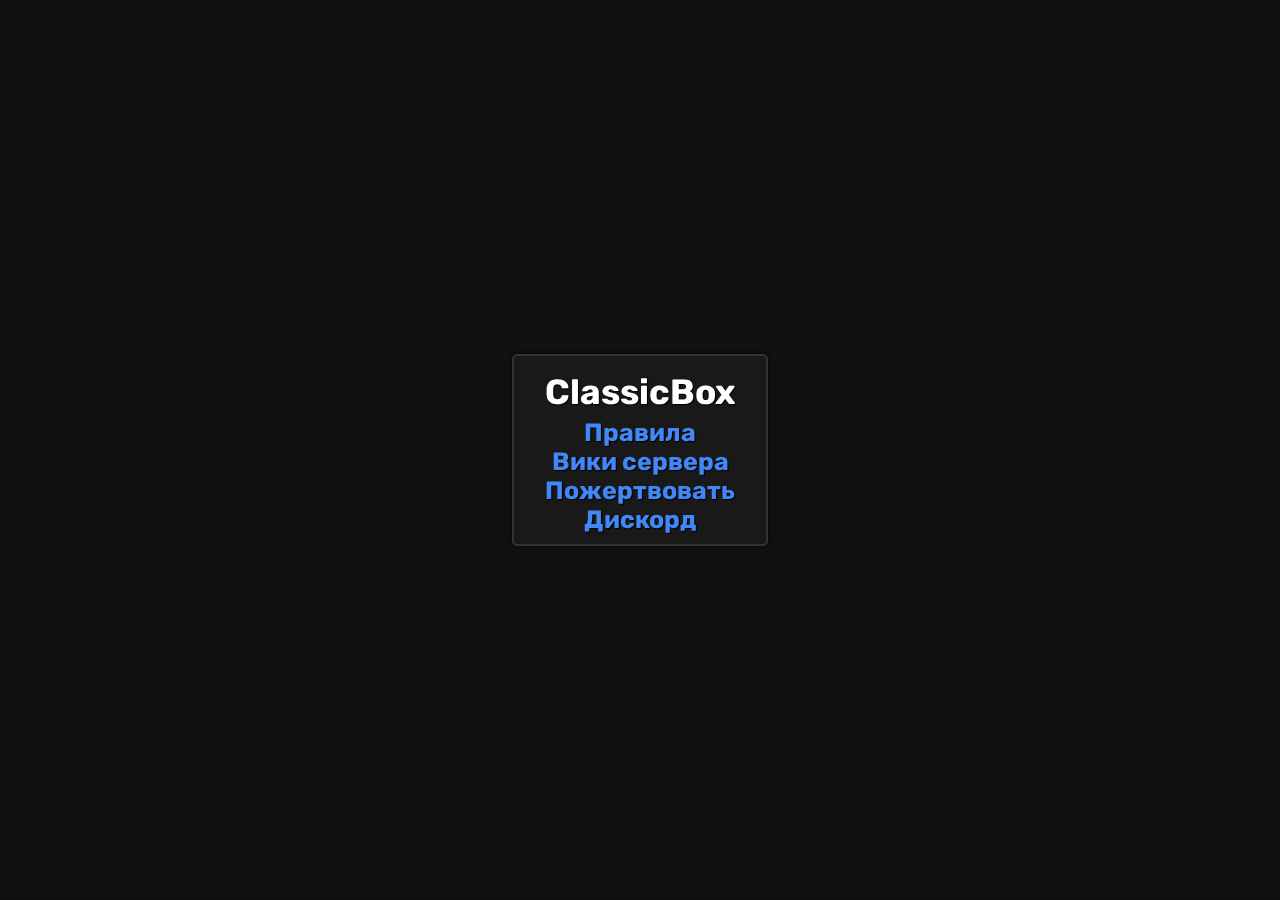
<file: index.html>
<!DOCTYPE html>
<html lang="ru">
	<head>
		<meta charset="UTF-8">
		<meta name="viewport" content="width=device-width, initial-scale=1.0">
		<title>ClassicBox</title>

		<link rel="stylesheet" href="/css/general.css">
		<link rel="icon" href="data:image/svg+xml,<svg xmlns=%22http://www.w3.org/2000/svg%22 viewBox=%2210 0 100 100%22><text y=%22.90em%22 font-size=%2290%22>🎩</text></svg>">

		<style>
			body {
				margin: 0;
				height: 100vh;
				display: flex;
				justify-content: center;
				align-items: center;
				flex-direction: column;
			}

			.pagebox {
				margin: auto;
				min-width: fit-content;
				width: 20%;
			}

			.box {
				padding: 10px;
				border: 2px solid #323232;
				border-radius: 5px;
				background-color: #191919;
				box-shadow: 0px 0px 5px black;
			}

			.biglogo {
				font-size: 35px;
				font-weight: bold;
				text-align: center;
				margin: 5px 0;
			}

			.logo {
				font-size: 25px;
				font-weight: bold;
				text-align: center;
				margin: 0;
			}

			.secret {
				font-size: 10px;
				font-weight: bold;
				text-align: center;
				color: transparent;
				text-shadow: none;
				position: fixed;
				left: 10px;
				bottom: 10px;
				margin: 0;
			}

			a {
				transition: 0.25s;
				display: block;
			}

			a:hover {
				transform: scale(1.15);
			}

			a:active {
				transform: scale(0.95);
			}

			#snow {
				position: fixed;
				top: 0;
				left: 0;
				width: 100%;
				height: 100%;
				right: 0;
				bottom: 0;
				pointer-events: none;
				z-index: -1;
			}
		</style>
	</head>

	<body>
		<div class="pagebox">
			<div class="box">
				<p class="biglogo">ClassicBox</p>
				<p class="logo"><a href="rules.html">Правила</a></p>
				<p class="logo"><a href="wiki.html">Вики сервера</a></p>
				<p class="logo"><a href="https://gm-donate.net/donate/20573">Пожертвовать</a></p>
				<p class="logo"><a href="https://discord.gg/HAYqdWFrGE">Дискорд</a></p>
			</div>
			<p class="secret">-.- .--. --. ...- / -.-- .-. -.- .-.-. -.. .--- -... ..- .-. .--. / -.--. .-. --- - .---- --... -.--.-</p>
		</div>

		<div id="snow"></div>
		<script src="snowflakes.js"></script>
	</body>
</html>
</file>
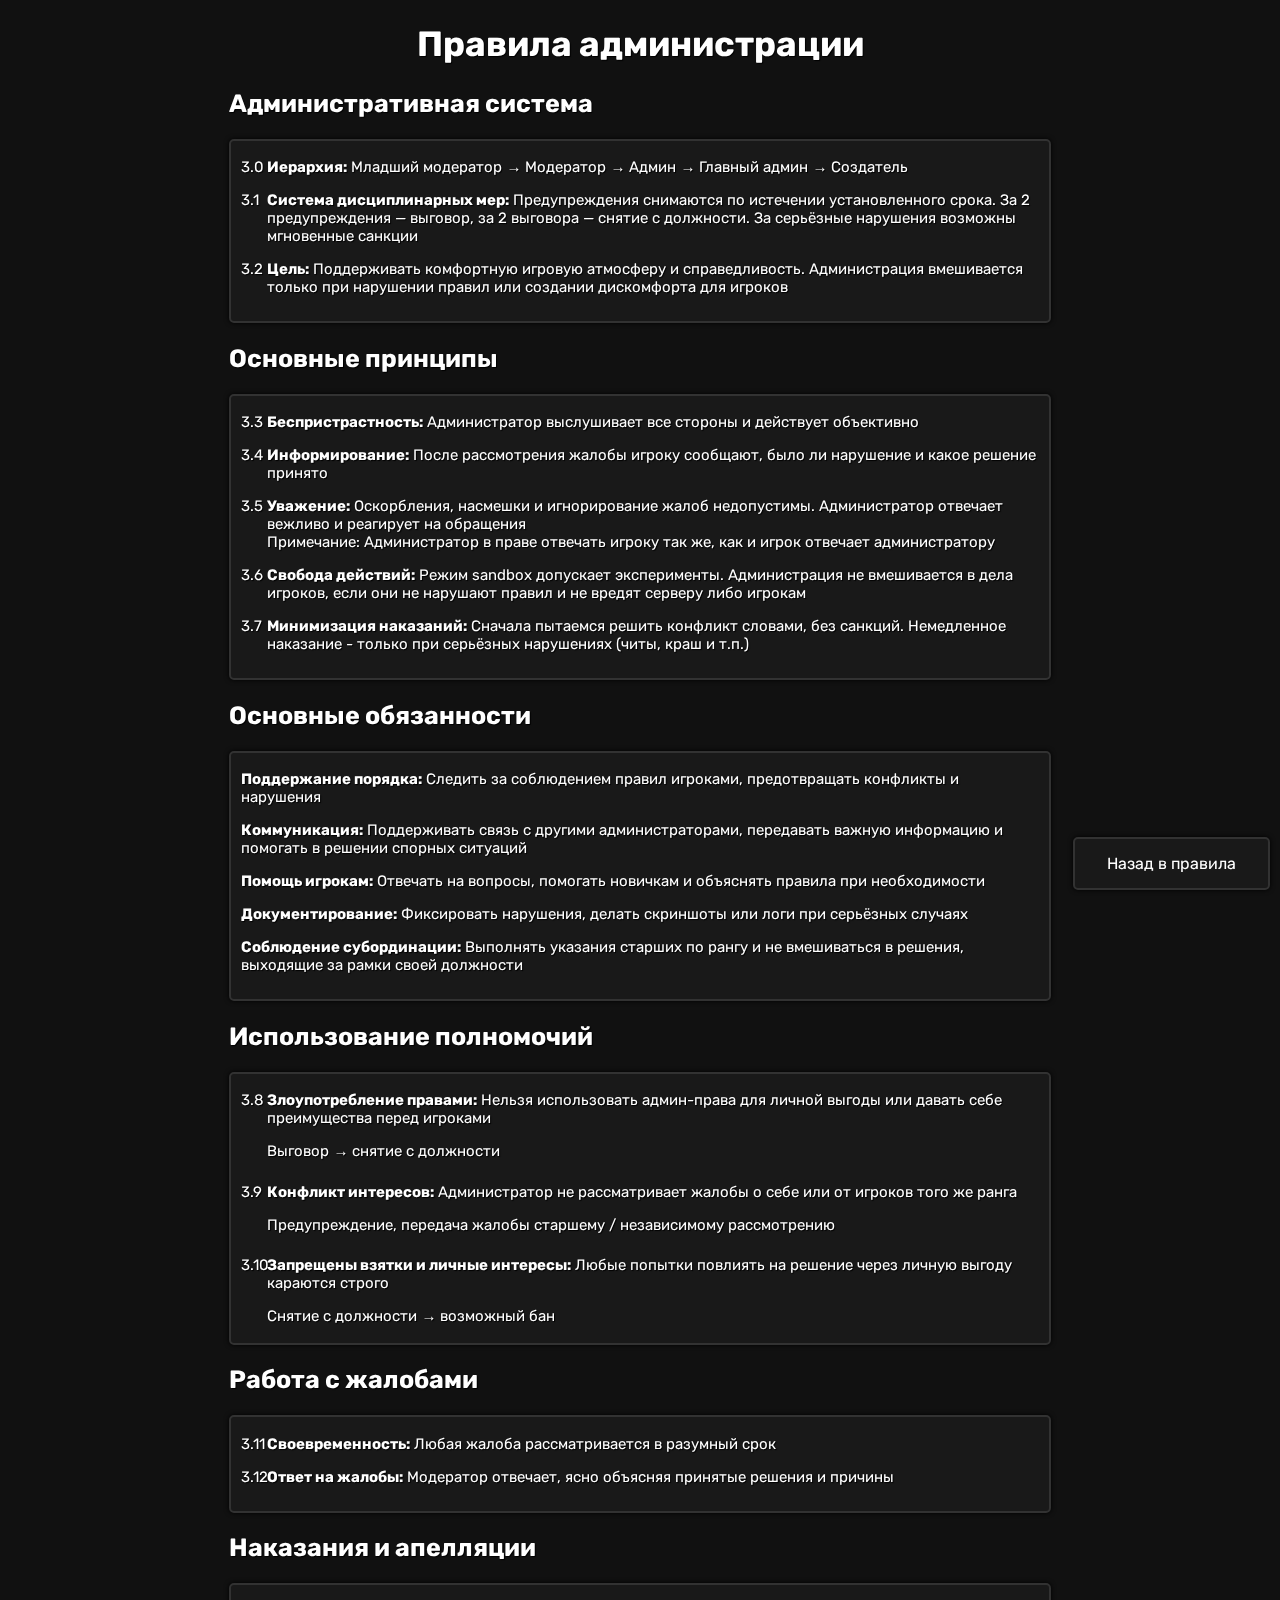
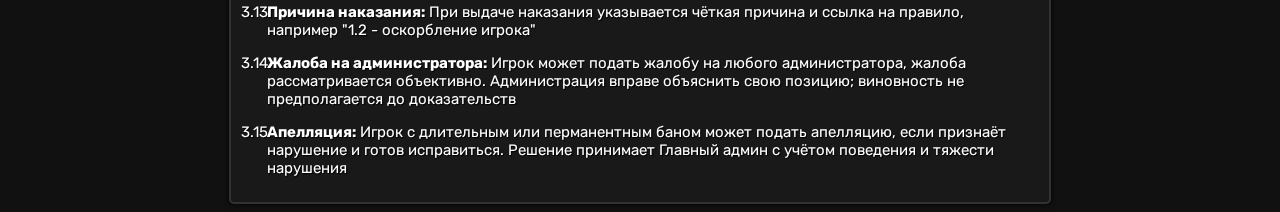
<file: adminrules.html>
<!DOCTYPE html>
<html lang="ru">
	<head>
		<meta charset="UTF-8">
		<meta name="viewport" content="width=device-width, initial-scale=1.0">
		<title>Правила администрации</title>

		<link rel="stylesheet" href="/css/general.css">
		<link rel="stylesheet" href="/css/menubutton.css">
		<link rel="icon" href="data:image/svg+xml,<svg xmlns=%22http://www.w3.org/2000/svg%22 viewBox=%2210 0 100 100%22><text y=%22.90em%22 font-size=%2290%22>🎩</text></svg>">

		<style>
			h1 {
				font-size: 35px;
				font-weight: bold;
				text-align: center;
			}

			h2 {
				font-size: 25px;
				font-weight: bold;
				text-align: left;
			}

			h3 {
				font-size: 20px;
				font-weight: bold;
				text-align: left;
			}

			.rule {
				display: flex;
				align-items: flex-start;
				margin-top: 0.5em;
				font-size: 15px;
				font-weight: normal;
				text-align: left;
			}

			.rule-number {
				width: 1.75em;
				flex-shrink: 0;
			}

			.rule-text {
				flex: 1;
			}

			.punish {
				font-size: 15px;
				margin-left: 1.75em;
				margin-bottom: 1.5em;
				font-weight: normal;
				text-align: left;
			}

			.pagebox {
				margin: auto;
				width: 65%;
			}

			.box {
				padding: 10px;
				border: 2px solid #323232;
				border-radius: 5px;
				background-color: #191919;
				box-shadow: 0px 0px 5px black;
			}

			.box .punish:last-child {
				margin-bottom: 0.5em;
			}

			#snow {
				position: fixed;
				top: 0;
				left: 0;
				width: 100%;
				height: 100%;
				right: 0;
				bottom: 0;
				pointer-events: none;
				z-index: -1;
			}
		</style>
	</head>

	<body>
		<div class="pagebox">
			<h1>Правила администрации</h1>

			<h2>Административная система</h2>

			<div class="box">
				<p class="rule"><span class="rule-number">3.0</span><span class="rule-text"><b>Иерархия:</b> Младший модератор &rarr; Модератор &rarr; Админ &rarr; Главный админ &rarr; Создатель</span></p>

				<p class="rule"><span class="rule-number">3.1</span><span class="rule-text"><b>Система дисциплинарных мер:</b> Предупреждения снимаются по истечении установленного срока. За 2 предупреждения — выговор, за 2 выговора — снятие с должности. За серьёзные нарушения возможны мгновенные санкции</span></p>

				<p class="rule"><span class="rule-number">3.2</span><span class="rule-text"><b>Цель:</b> Поддерживать комфортную игровую атмосферу и справедливость. Администрация вмешивается только при нарушении правил или создании дискомфорта для игроков</span></p>
			</div>

			<h2>Основные принципы</h2>

			<div class="box">
				<p class="rule"><span class="rule-number">3.3</span><span class="rule-text"><b>Беспристрастность:</b> Администратор выслушивает все стороны и действует объективно</span></p>

				<p class="rule"><span class="rule-number">3.4</span><span class="rule-text"><b>Информирование:</b> После рассмотрения жалобы игроку сообщают, было ли нарушение и какое решение принято</span></p>

				<p class="rule"><span class="rule-number">3.5</span><span class="rule-text"><b>Уважение:</b> Оскорбления, насмешки и игнорирование жалоб недопустимы. Администратор отвечает вежливо и реагирует на обращения <br> Примечание: Администратор в праве отвечать игроку так же, как и игрок отвечает администратору</span></p>

				<p class="rule"><span class="rule-number">3.6</span><span class="rule-text"><b>Свобода действий:</b> Режим sandbox допускает эксперименты. Администрация не вмешивается в дела игроков, если они не нарушают правил и не вредят серверу либо игрокам</span></p>

				<p class="rule"><span class="rule-number">3.7</span><span class="rule-text"><b>Минимизация наказаний:</b> Сначала пытаемся решить конфликт словами, без санкций. Немедленное наказание - только при серьёзных нарушениях (читы, краш и т.п.)</span></p>
			</div>

			<h2>Основные обязанности</h2>

			<div class="box">
				<p class="rule"><span class="rule-text"><b>Поддержание порядка:</b> Следить за соблюдением правил игроками, предотвращать конфликты и нарушения</span></p>

				<p class="rule"><span class="rule-text"><b>Коммуникация:</b> Поддерживать связь с другими администраторами, передавать важную информацию и помогать в решении спорных ситуаций</span></p>

				<p class="rule"><span class="rule-text"><b>Помощь игрокам:</b> Отвечать на вопросы, помогать новичкам и объяснять правила при необходимости</span></p>

				<p class="rule"><span class="rule-text"><b>Документирование:</b> Фиксировать нарушения, делать скриншоты или логи при серьёзных случаях</span></p>

				<p class="rule"><span class="rule-text"><b>Соблюдение субординации:</b> Выполнять указания старших по рангу и не вмешиваться в решения, выходящие за рамки своей должности</span></p>
			</div>

			<h2>Использование полномочий</h2>

			<div class="box">
				<p class="rule"><span class="rule-number">3.8</span><span class="rule-text"><b>Злоупотребление правами:</b> Нельзя использовать админ-права для личной выгоды или давать себе преимущества перед игроками</span></p>
				<p class="punish">Выговор &rarr; снятие с должности</p>

				<p class="rule"><span class="rule-number">3.9</span><span class="rule-text"><b>Конфликт интересов:</b> Администратор не рассматривает жалобы о себе или от игроков того же ранга</span></p>
				<p class="punish">Предупреждение, передача жалобы старшему / независимому рассмотрению</p>

				<p class="rule"><span class="rule-number">3.10</span><span class="rule-text"><b>Запрещены взятки и личные интересы:</b> Любые попытки повлиять на решение через личную выгоду караются строго</span></p>
				<p class="punish">Снятие с должности &rarr; возможный бан</p>
			</div>

			<h2>Работа с жалобами</h2>

			<div class="box">
				<p class="rule"><span class="rule-number">3.11</span><span class="rule-text"><b>Своевременность:</b> Любая жалоба рассматривается в разумный срок</span></p>

				<p class="rule"><span class="rule-number">3.12</span><span class="rule-text"><b>Ответ на жалобы:</b> Модератор отвечает, ясно объясняя принятые решения и причины</span></p>
			</div>

			<h2>Наказания и апелляции</h2>

			<div class="box">
				<p class="rule"><span class="rule-number">3.13</span><span class="rule-text"><b>Причина наказания:</b> При выдаче наказания указывается чёткая причина и ссылка на правило, например "1.2 - оскорбление игрока"</span></p>

				<p class="rule"><span class="rule-number">3.14</span><span class="rule-text"><b>Жалоба на администратора:</b> Игрок может подать жалобу на любого администратора, жалоба рассматривается объективно. Администрация вправе объяснить свою позицию; виновность не предполагается до доказательств</span></p>

				<p class="rule"><span class="rule-number">3.15</span><span class="rule-text"><b>Апелляция:</b> Игрок с длительным или перманентным баном может подать апелляцию, если признаёт нарушение и готов исправиться. Решение принимает Главный админ с учётом поведения и тяжести нарушения</span></p>
			</div>
		</div>

		<button class="button" onclick="window.location.href='rules.html'">Назад в правила</button>
		<div id="snow"></div>
		<script src="snowflakes.js"></script>
	</body>
</html>
</file>
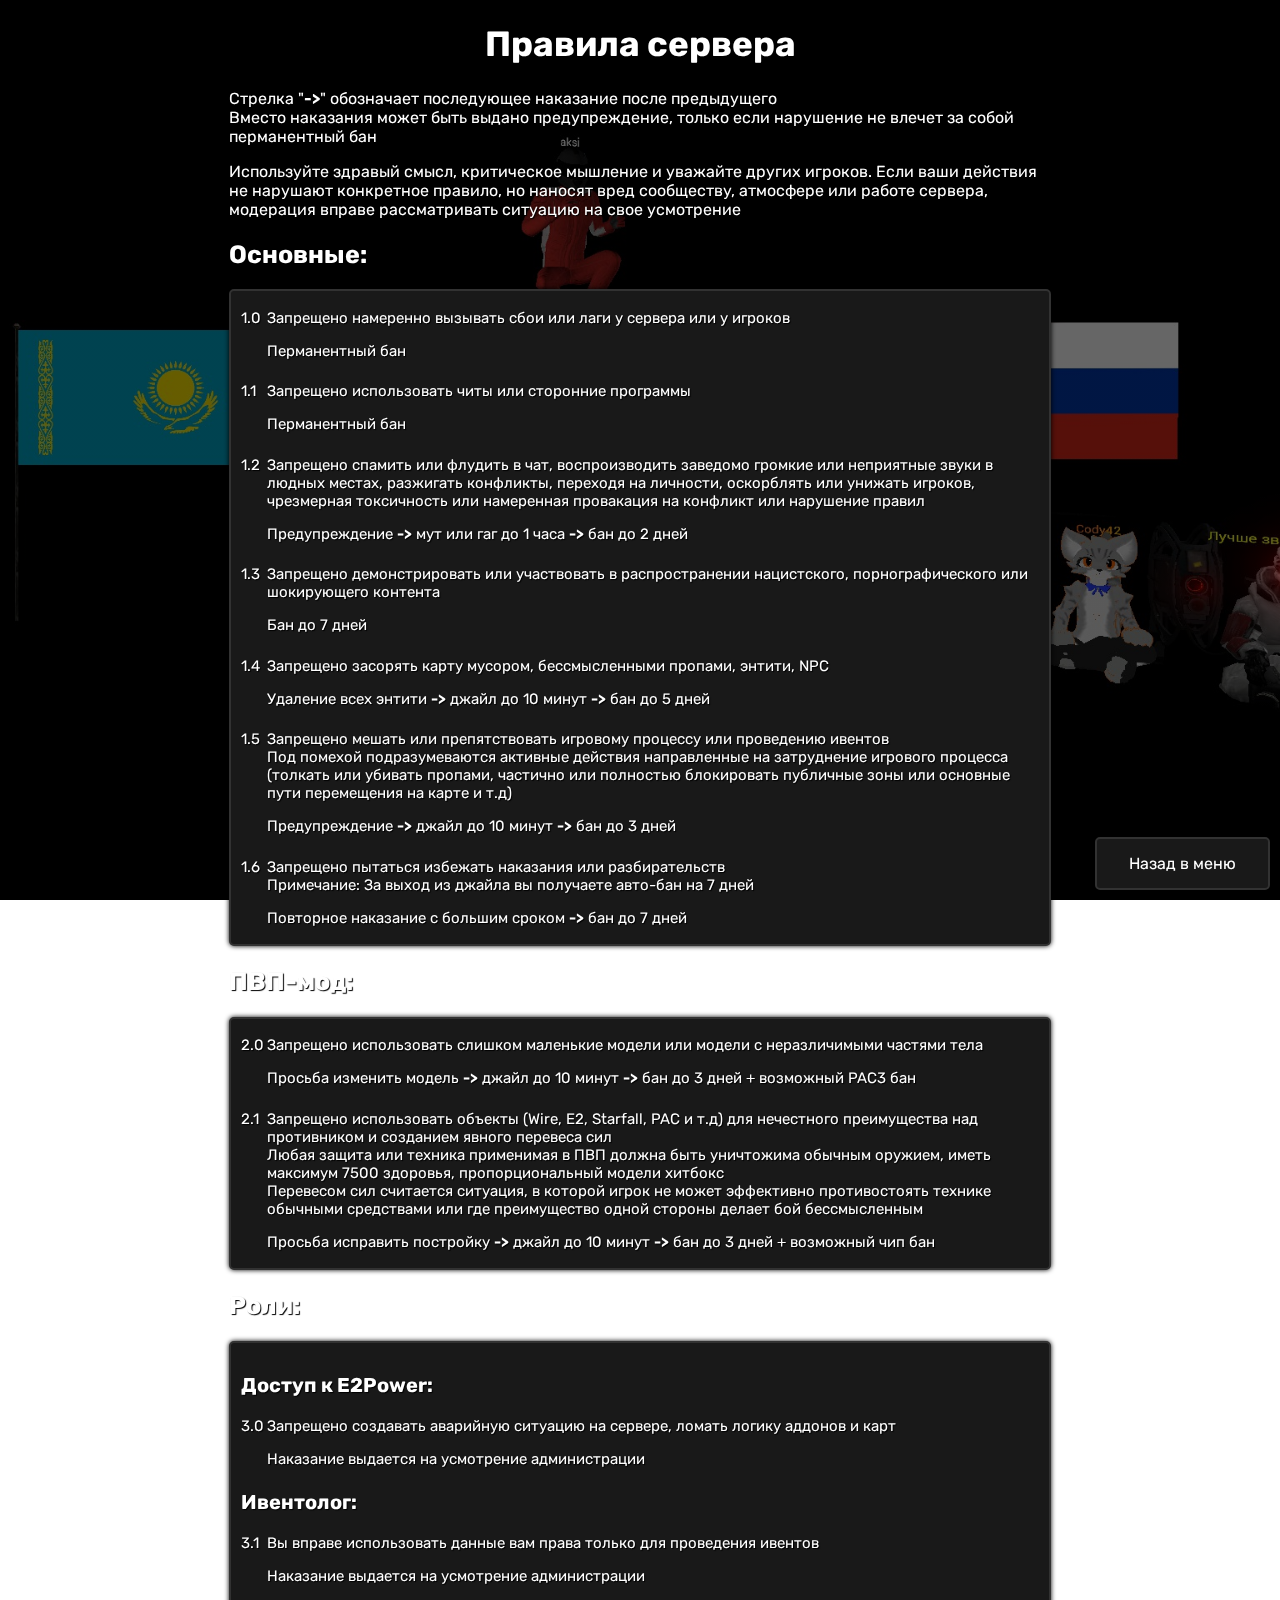
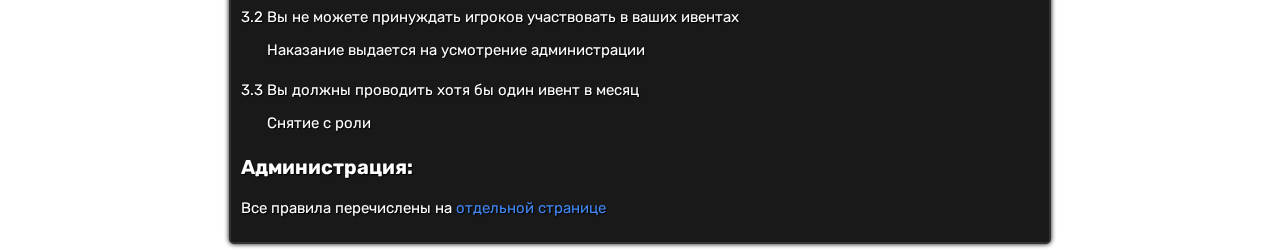
<file: rules.html>
<!DOCTYPE html>
<html lang="ru">
	<head>
		<meta charset="UTF-8">
		<meta name="viewport" content="width=device-width, initial-scale=1.0">
		<title>Правила сервера</title>

		<link rel="stylesheet" href="/css/general.css">
		<link rel="stylesheet" href="/css/menubutton.css">
		<link rel="stylesheet" href="/css/rules.css">
		<link rel="icon" href="data:image/svg+xml,<svg xmlns=%22http://www.w3.org/2000/svg%22 viewBox=%2210 0 100 100%22><text y=%22.90em%22 font-size=%2290%22>🎩</text></svg>">
	</head>

	<body>
		<div class="pagebox">
			<h1>Правила сервера</h1>
			<p>Стрелка "<b>-&gt;</b>" обозначает последующее наказание после предыдущего<br>Вместо наказания может быть выдано предупреждение, только если нарушение не влечет за собой перманентный бан</p>
			<p>Используйте здравый смысл, критическое мышление и уважайте других игроков. Если ваши действия не нарушают конкретное правило, но наносят вред сообществу, атмосфере или работе сервера, модерация вправе рассматривать ситуацию на свое усмотрение</p>

			<h2>Основные:</h2>

			<div class="box">
				<p class="rule"><span class="rule-number">1.0</span><span class="rule-text">Запрещено намеренно вызывать сбои или лаги у сервера или у игроков</span></p>
				<p class="punish">Перманентный бан</p>

				<p class="rule"><span class="rule-number">1.1</span><span class="rule-text">Запрещено использовать читы или сторонние программы</span></p>
				<p class="punish">Перманентный бан</p>

				<p class="rule"><span class="rule-number">1.2</span><span class="rule-text">Запрещено спамить или флудить в чат, воспроизводить заведомо громкие или неприятные звуки в людных местах, разжигать конфликты, переходя на личности, оскорблять или унижать игроков, чрезмерная токсичность или намеренная провакация на конфликт или нарушение правил</span></p>
				<p class="punish">Предупреждение <b>-&gt;</b> мут или гаг до 1 часа <b>-&gt;</b> бан до 2 дней</p>

				<p class="rule"><span class="rule-number">1.3</span><span class="rule-text">Запрещено демонстрировать или участвовать в распространении нацистского, порнографического или шокирующего контента</span></p>
				<p class="punish">Бан до 7 дней</p>

				<p class="rule"><span class="rule-number">1.4</span><span class="rule-text">Запрещено засорять карту мусором, бессмысленными пропами, энтити, NPC</span></p>
				<p class="punish">Удаление всех энтити <b>-&gt;</b> джайл до 10 минут <b>-&gt;</b> бан до 5 дней</p>

				<p class="rule"><span class="rule-number">1.5</span><span class="rule-text">Запрещено мешать или препятствовать игровому процессу или проведению ивентов<br>Под помехой подразумеваются активные действия направленные на затруднение игрового процесса (толкать или убивать пропами, частично или полностью блокировать публичные зоны или основные пути перемещения на карте и т.д)</span></p>
				<p class="punish">Предупреждение <b>-&gt;</b> джайл до 10 минут <b>-&gt;</b> бан до 3 дней</p>

				<p class="rule"><span class="rule-number">1.6</span><span class="rule-text">Запрещено пытаться избежать наказания или разбирательств<br>Примечание: За выход из джайла вы получаете авто-бан на 7 дней</span></p>
				<p class="punish">Повторное наказание с большим сроком <b>-&gt;</b> бан до 7 дней</p>
			</div>

			<h2>ПВП-мод:</h2>

			<div class="box">
				<p class="rule"><span class="rule-number">2.0</span><span class="rule-text">Запрещено использовать слишком маленькие модели или модели с неразличимыми частями тела</span></p>
				<p class="punish">Просьба изменить модель <b>-&gt;</b> джайл до 10 минут <b>-&gt;</b> бан до 3 дней + возможный PAC3 бан</p>

				<p class="rule"><span class="rule-number">2.1</span><span class="rule-text">Запрещено использовать объекты (Wire, E2, Starfall, PAC и т.д) для нечестного преимущества над противником и созданием явного перевеса сил<br> Любая защита или техника применимая в ПВП должна быть уничтожима обычным оружием, иметь максимум 7500 здоровья, пропорциональный модели хитбокс<br>Перевесом сил считается ситуация, в которой игрок не может эффективно противостоять технике обычными средствами или где преимущество одной стороны делает бой бессмысленным</span></p>
				<p class="punish">Просьба исправить постройку <b>-&gt;</b> джайл до 10 минут <b>-&gt;</b> бан до 3 дней + возможный чип бан</p>
			</div>

			<h2>Роли:</h2>

			<div class="box">
				<h3>Доступ к E2Power:</h3>
				<p class="rule"><span class="rule-number">3.0</span><span class="rule-text">Запрещено создавать аварийную ситуацию на сервере, ломать логику аддонов и карт</span></p>
				<p class="punish">Наказание выдается на усмотрение администрации</p>

				<h3>Ивентолог:</h3>
				<p class="rule"><span class="rule-number">3.1</span><span class="rule-text">Вы вправе использовать данные вам права только для проведения ивентов</span></p>
				<p class="punish">Наказание выдается на усмотрение администрации</p>

				<p class="rule"><span class="rule-number">3.2</span><span class="rule-text">Вы не можете принуждать игроков участвовать в ваших ивентах</span></p>
				<p class="punish">Наказание выдается на усмотрение администрации</p>

				<p class="rule"><span class="rule-number">3.3</span><span class="rule-text">Вы должны проводить хотя бы один ивент в месяц</span></p>
				<p class="punish">Снятие с роли</p>

				<h3>Администрация:</h3>
				<p class="rule">Все правила перечислены на&nbsp;<a href="adminrules.html">отдельной странице</a></p>
			</div>
		</div>

		<button class="button" onclick="window.location.href='index.html'">Назад в меню</button>
		<div id="snow"></div>
		<script src="snowflakes.js"></script>
	</body>
</html>
</file>
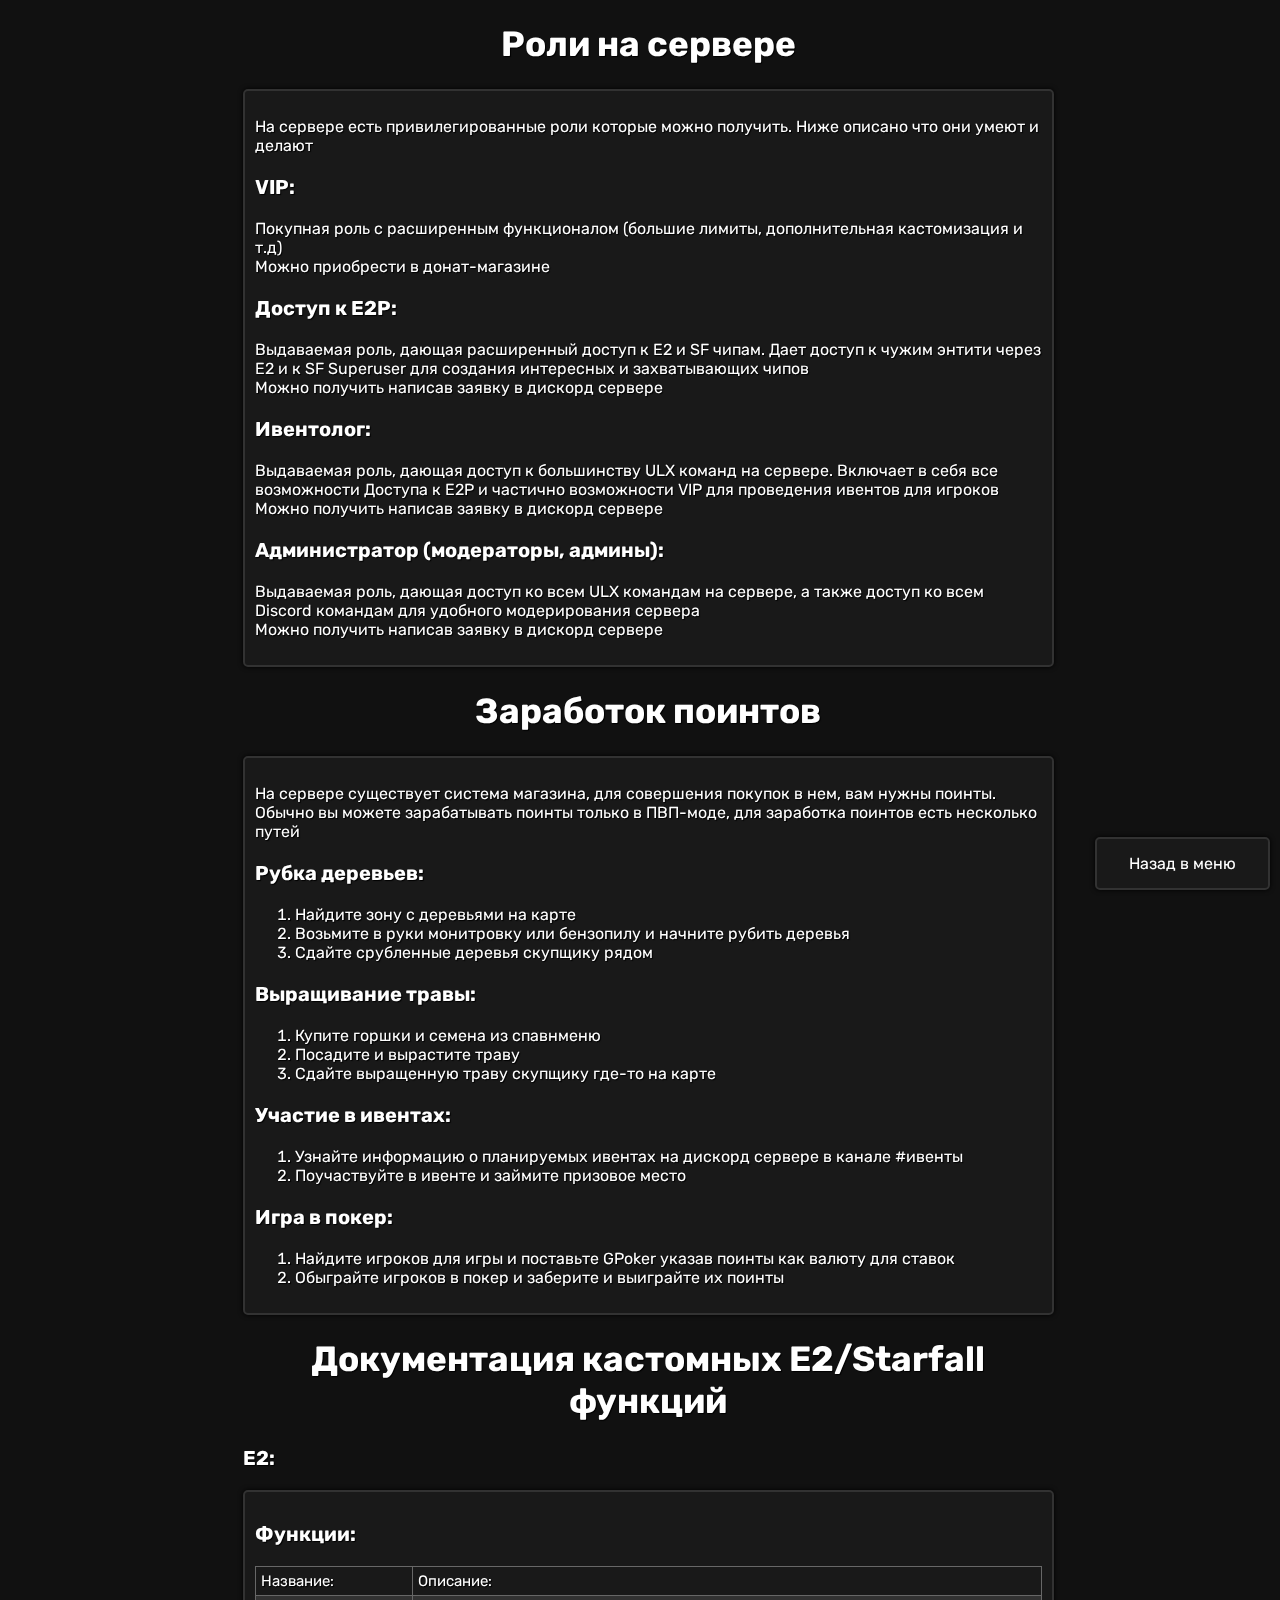
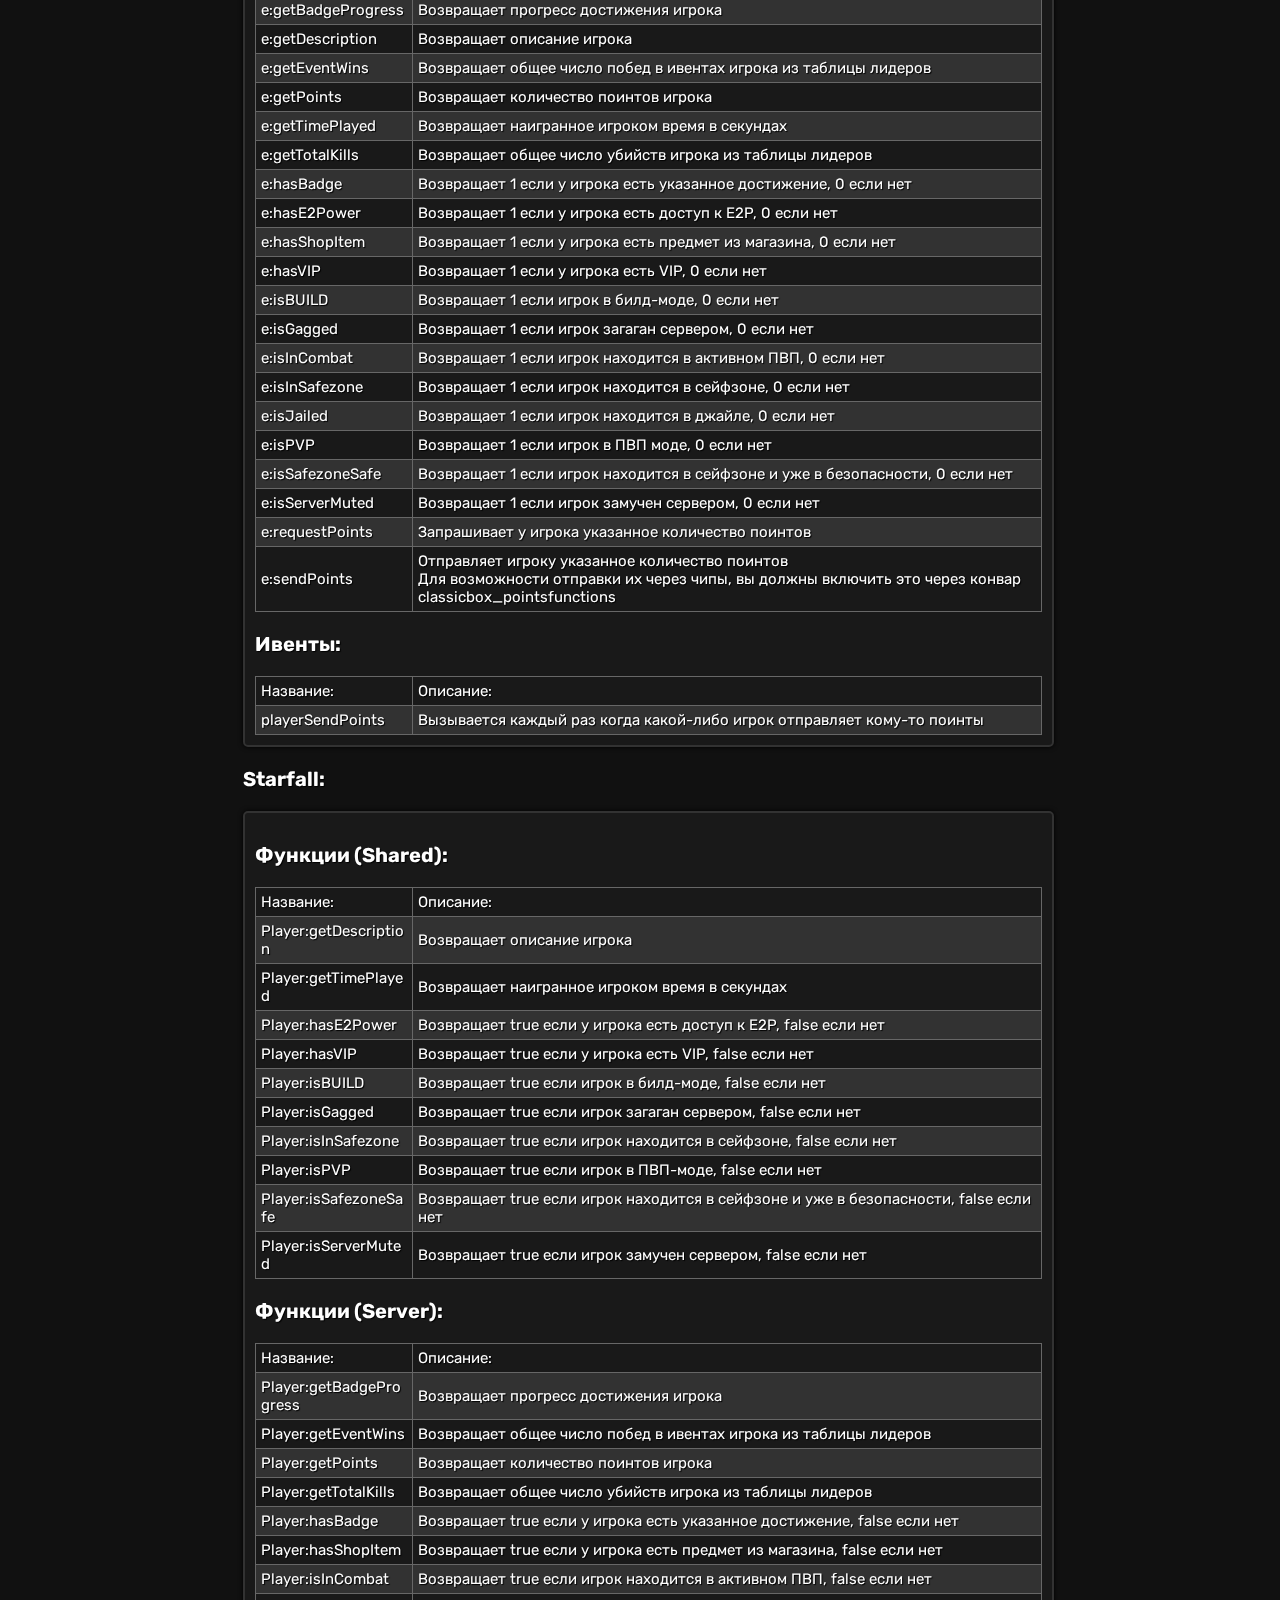
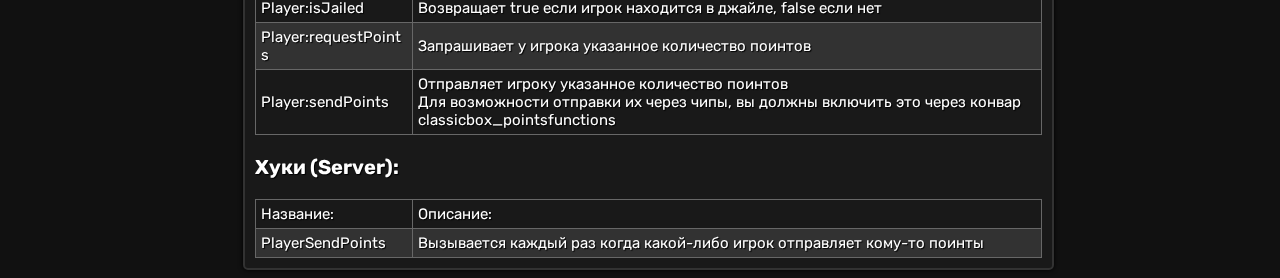
<file: wiki.html>
<!DOCTYPE html>
<html lang="ru">

<head>
	<meta charset="UTF-8">
	<meta name="viewport" content="width=device-width, initial-scale=1.0">
	<title>Вики сервера</title>

	<link rel="stylesheet" href="/css/general.css">
	<link rel="stylesheet" href="/css/menubutton.css">
	<link rel="icon"
		href="data:image/svg+xml,<svg xmlns=%22http://www.w3.org/2000/svg%22 viewBox=%2210 0 100 100%22><text y=%22.90em%22 font-size=%2290%22>🎩</text></svg>">

	<style>
		body {
			margin-left: 25px;
		}

		p {
			white-space: pre-line;
		}

		h1 {
			font-size: 35px;
			font-weight: bold;
			text-align: center;
		}

		h2 {
			font-size: 25px;
			font-weight: bold;
			text-align: left;
		}

		h3 {
			font-size: 20px;
			font-weight: bold;
			text-align: left;
		}

		.pagebox {
			margin: auto;
			width: 65%;
		}

		.box {
			padding: 10px;
			border: 2px solid #323232;
			border-radius: 5px;
			background-color: #191919;
			box-shadow: 0px 0px 5px black;
		}

		table {
			table-layout: auto;
			border-collapse: collapse;
			word-break: break-word;
			width: 100%;
		}

		table td:nth-child(1),
		table th:nth-child(1) {
			width: 20%;
		}

		th,
		td {
			font-weight: normal;
			font-size: 15px;
			text-align: left;
			white-space: pre-line;
			padding: 5px;
			border: 1px solid #676767;
		}

		th:hover,
		td:hover {
			background-color: rgb(75, 75, 75);
		}

		tbody>tr:nth-of-type(even) {
			background-color: rgb(50, 50, 50);
		}

		#snow {
			position: fixed;
			top: 0;
			left: 0;
			width: 100%;
			height: 100%;
			right: 0;
			bottom: 0;
			pointer-events: none;
			z-index: -1;
		}
	</style>
</head>

<body>
	<div class="pagebox">
		<h1>Роли на сервере</h1>

		<div class="box">
			<p>На сервере есть привилегированные роли которые можно получить. Ниже описано что они умеют и делают</p>

			<h3>VIP:</h3>
			<p>Покупная роль с расширенным функционалом (большие лимиты, дополнительная кастомизация и т.д)<br>Можно приобрести в донат-магазине</p>

			<h3>Доступ к E2P:</h3>
			<p>Выдаваемая роль, дающая расширенный доступ к E2 и SF чипам. Дает доступ к чужим энтити через E2 и к SF Superuser для создания интересных и захватывающих чипов<br>Можно получить написав заявку в дискорд сервере</p>

			<h3>Ивентолог:</h3>
			<p>Выдаваемая роль, дающая доступ к большинству ULX команд на сервере. Включает в себя все возможности Доступа к E2P и частично возможности VIP для проведения ивентов для игроков<br>Можно получить написав заявку в дискорд сервере</p>

			<h3>Администратор (модераторы, админы):</h3>
			<p>Выдаваемая роль, дающая доступ ко всем ULX командам на сервере, а также доступ ко всем Discord командам для удобного модерирования сервера<br>Можно получить написав заявку в дискорд сервере</p>
		</div>

		<h1>Заработок поинтов</h1>

		<div class="box">
			<p>На сервере существует система магазина, для совершения покупок в нем, вам нужны поинты.
				Обычно вы можете зарабатывать поинты только в ПВП-моде, для заработка поинтов есть несколько путей
			</p>

			<h3>Рубка деревьев:</h3>

			<ol>
				<li>Найдите зону с деревьями на карте</li>
				<li>Возьмите в руки монитровку или бензопилу и начните рубить деревья</li>
				<li>Сдайте срубленные деревья скупщику рядом</li>
			</ol>

			<h3>Выращивание травы:</h3>

			<ol>
				<li>Купите горшки и семена из спавнменю</li>
				<li>Посадите и вырастите траву</li>
				<li>Сдайте выращенную траву скупщику где-то на карте</li>
			</ol>

			<h3>Участие в ивентах:</h3>

			<ol>
				<li>Узнайте информацию о планируемых ивентах на дискорд сервере в канале #ивенты</li>
				<li>Поучаствуйте в ивенте и займите призовое место</li>
			</ol>

			<h3>Игра в покер:</h3>

			<ol>
				<li>Найдите игроков для игры и поставьте GPoker указав поинты как валюту для ставок</li>
				<li>Обыграйте игроков в покер и заберите и выиграйте их поинты</li>
			</ol>
		</div>

		<h1>Документация кастомных E2/Starfall функций</h1>
		<h3>E2:</h3>

		<div class="box">
			<h3>Функции:</h3>

			<table>
				<tr>
					<th>Название:</th>
					<th>Описание:</th>
				</tr>
				<tr>
					<td>e:getBadgeProgress</td>
					<td>Возвращает прогресс достижения игрока</td>
				</tr>
				<tr>
					<td>e:getDescription</td>
					<td>Возвращает описание игрока</td>
				</tr>
				<tr>
					<td>e:getEventWins</td>
					<td>Возвращает общее число побед в ивентах игрока из таблицы лидеров</td>
				</tr>
				<tr>
					<td>e:getPoints</td>
					<td>Возвращает количество поинтов игрока</td>
				</tr>
				<tr>
					<td>e:getTimePlayed</td>
					<td>Возвращает наигранное игроком время в секундах</td>
				</tr>
				<tr>
					<td>e:getTotalKills</td>
					<td>Возвращает общее число убийств игрока из таблицы лидеров</td>
				</tr>
				<tr>
					<td>e:hasBadge</td>
					<td>Возвращает 1 если у игрока есть указанное достижение, 0 если нет</td>
				</tr>
				<tr>
					<td>e:hasE2Power</td>
					<td>Возвращает 1 если у игрока есть доступ к E2P, 0 если нет</td>
				</tr>
				<tr>
					<td>e:hasShopItem</td>
					<td>Возвращает 1 если у игрока есть предмет из магазина, 0 если нет</td>
				</tr>
				<tr>
					<td>e:hasVIP</td>
					<td>Возвращает 1 если у игрока есть VIP, 0 если нет</td>
				</tr>
				<tr>
					<td>e:isBUILD</td>
					<td>Возвращает 1 если игрок в билд-моде, 0 если нет</td>
				</tr>
				<tr>
					<td>e:isGagged</td>
					<td>Возвращает 1 если игрок загаган сервером, 0 если нет</td>
				</tr>
				<tr>
					<td>e:isInCombat</td>
					<td>Возвращает 1 если игрок находится в активном ПВП, 0 если нет</td>
				</tr>
				<tr>
					<td>e:isInSafezone</td>
					<td>Возвращает 1 если игрок находится в сейфзоне, 0 если нет</td>
				</tr>
				<tr>
					<td>e:isJailed</td>
					<td>Возвращает 1 если игрок находится в джайле, 0 если нет</td>
				</tr>
				<tr>
					<td>e:isPVP</td>
					<td>Возвращает 1 если игрок в ПВП моде, 0 если нет</td>
				</tr>
				<tr>
					<td>e:isSafezoneSafe</td>
					<td>Возвращает 1 если игрок находится в сейфзоне и уже в безопасности, 0 если нет</td>
				</tr>
				<tr>
					<td>e:isServerMuted</td>
					<td>Возвращает 1 если игрок замучен сервером, 0 если нет</td>
				</tr>
				<tr>
					<td>e:requestPoints</td>
					<td>Запрашивает у игрока указанное количество поинтов</td>
				</tr>
				<tr>
					<td>e:sendPoints</td>
					<td>Отправляет игроку указанное количество поинтов
						Для возможности отправки их через чипы, вы должны включить это через конвар
						classicbox_pointsfunctions
					</td>
				</tr>
			</table>

			<h3>Ивенты:</h3>

			<table>
				<tr>
					<th>Название:</th>
					<th>Описание:</th>
				</tr>
				<tr>
					<td>playerSendPoints</td>
					<td>Вызывается каждый раз когда какой-либо игрок отправляет кому-то поинты</td>
				</tr>
			</table>
		</div>

		<h3>Starfall:</h3>

		<div class="box">
			<h3>Функции (Shared):</h3>

			<table>
				<tr>
					<th>Название:</th>
					<th>Описание:</th>
				</tr>
				<tr>
					<td>Player:getDescription</td>
					<td>Возвращает описание игрока</td>
				</tr>
				<tr>
					<td>Player:getTimePlayed</td>
					<td>Возвращает наигранное игроком время в секундах</td>
				</tr>
				<tr>
					<td>Player:hasE2Power</td>
					<td>Возвращает true если у игрока есть доступ к E2P, false если нет</td>
				</tr>
				<tr>
					<td>Player:hasVIP</td>
					<td>Возвращает true если у игрока есть VIP, false если нет</td>
				</tr>
				<tr>
					<td>Player:isBUILD</td>
					<td>Возвращает true если игрок в билд-моде, false если нет</td>
				</tr>
				<tr>
					<td>Player:isGagged</td>
					<td>Возвращает true если игрок загаган сервером, false если нет</td>
				</tr>
				<tr>
					<td>Player:isInSafezone</td>
					<td>Возвращает true если игрок находится в сейфзоне, false если нет</td>
				</tr>
				<tr>
					<td>Player:isPVP</td>
					<td>Возвращает true если игрок в ПВП-моде, false если нет</td>
				</tr>
				<tr>
					<td>Player:isSafezoneSafe</td>
					<td>Возвращает true если игрок находится в сейфзоне и уже в безопасности, false если нет</td>
				</tr>
				<tr>
					<td>Player:isServerMuted</td>
					<td>Возвращает true если игрок замучен сервером, false если нет</td>
				</tr>
			</table>

			<h3>Функции (Server):</h3>

			<table>
				<tr>
					<th>Название:</th>
					<th>Описание:</th>
				</tr>
				<tr>
					<td>Player:getBadgeProgress</td>
					<td>Возвращает прогресс достижения игрока</td>
				</tr>
				<tr>
					<td>Player:getEventWins</td>
					<td>Возвращает общее число побед в ивентах игрока из таблицы лидеров</td>
				</tr>
				<tr>
					<td>Player:getPoints</td>
					<td>Возвращает количество поинтов игрока</td>
				</tr>
				<tr>
					<td>Player:getTotalKills</td>
					<td>Возвращает общее число убийств игрока из таблицы лидеров</td>
				</tr>
				<tr>
					<td>Player:hasBadge</td>
					<td>Возвращает true если у игрока есть указанное достижение, false если нет</td>
				</tr>
				<tr>
					<td>Player:hasShopItem</td>
					<td>Возвращает true если у игрока есть предмет из магазина, false если нет</td>
				</tr>
				<tr>
					<td>Player:isInCombat</td>
					<td>Возвращает true если игрок находится в активном ПВП, false если нет</td>
				</tr>
				<tr>
					<td>Player:isJailed</td>
					<td>Возвращает true если игрок находится в джайле, false если нет</td>
				</tr>
				<tr>
					<td>Player:requestPoints</td>
					<td>Запрашивает у игрока указанное количество поинтов</td>
				</tr>
				<tr>
					<td>Player:sendPoints</td>
					<td>Отправляет игроку указанное количество поинтов
						Для возможности отправки их через чипы, вы должны включить это через конвар
						classicbox_pointsfunctions
					</td>
				</tr>
			</table>

			<h3>Хуки (Server):</h3>

			<table>
				<tr>
					<th>Название:</th>
					<th>Описание:</th>
				</tr>
				<tr>
					<td>PlayerSendPoints</td>
					<td>Вызывается каждый раз когда какой-либо игрок отправляет кому-то поинты</td>
				</tr>
			</table>
		</div>
	</div>

	<button class="button" onclick="window.location.href='index.html'">Назад в меню</button>
	<div id="snow"></div>
	<script src="snowflakes.js"></script>
</body>

</html>
</file>
<file: css/general.css>
@import url('https://fonts.googleapis.com/css2?family=Roboto:ital,wght@0,100;0,300;0,400;0,500;0,700;0,900;1,100;1,300;1,400;1,500;1,700;1,900&family=Rubik:ital,wght@0,300..900;1,300..900&display=swap');

body {
	font-family: "Rubik", sans-serif;
	text-shadow: 1px 1px 1px black;
	background-color: #111111;
	color: white;
}

::-webkit-scrollbar {
	width: 0;
}

a {
	color: #4187f5;
	text-decoration: none;
}

a:visited {
	color: #4187f5;
	text-decoration: none;
}

a:hover {
	color: #286ddc;
	text-decoration: none;
}

a:active {
	color: #4187f5;
	text-decoration: none;
}
</file>
<file: css/menubutton.css>
.button {
    background-color: #191919;
    border: 2px solid #323232;
    border-radius: 5px;
    box-shadow: 0px 0px 5px black;
    color: white;
    padding: 15px 32px;
    text-align: center;
    font-size: 16px;
    transition: 0.25s;
    position: fixed;
    right: 10px;
    bottom: 10px;
    font-family: "Rubik", sans-serif;
    cursor: pointer;
}

.button:hover {
    background-color: #424242;
    border: 2px solid #585858;
    transform: scale(1.025);
}

.button:active {
    background-color: #424242;
    border: 2px solid #585858;
    transform: scale(0.95);
}
</file>
<file: css/rules.css>
body {
    background: 
        linear-gradient(rgba(0,0,0,0.6), rgba(0,0,0,0.6)),
        url("/images/bg.jpg");
    background-size: cover;
    background-position: center;
    background-attachment: fixed;
    color: #fff;
}

h1 {
	font-size: 35px;
	font-weight: bold;
	text-align: center;
}

h2 {
	font-size: 25px;
	font-weight: bold;
	text-align: left;
}

h3 {
	font-size: 20px;
	font-weight: bold;
	text-align: left;
}

li {
	margin: 10px 0;
}

.rule {
	display: flex;
	align-items: flex-start;
	margin-top: 0.5em;
	font-size: 15px;
	font-weight: normal;
	text-align: left;
}

.rule-number {
	width: 1.75em;
	flex-shrink: 0;
}

.rule-text {
	flex: 1;
}

.punish {
	font-size: 15px;
	margin-left: 1.75em;
	margin-bottom: 1.5em;
	font-weight: normal;
	text-align: left;
}

.pagebox {
	margin: auto;
	width: 65%;
}

.box {
	padding: 10px;
	border: 2px solid #323232;
	border-radius: 5px;
	background-color: #191919;
	box-shadow: 0px 0px 5px black;
}

.box .punish:last-child {
	margin-bottom: 0.5em;
}

#snow {
	position: fixed;
	top: 0;
	left: 0;
	width: 100%;
	height: 100%;
	right: 0;
	bottom: 0;
	pointer-events: none;
	z-index: -1;
}
</file>
